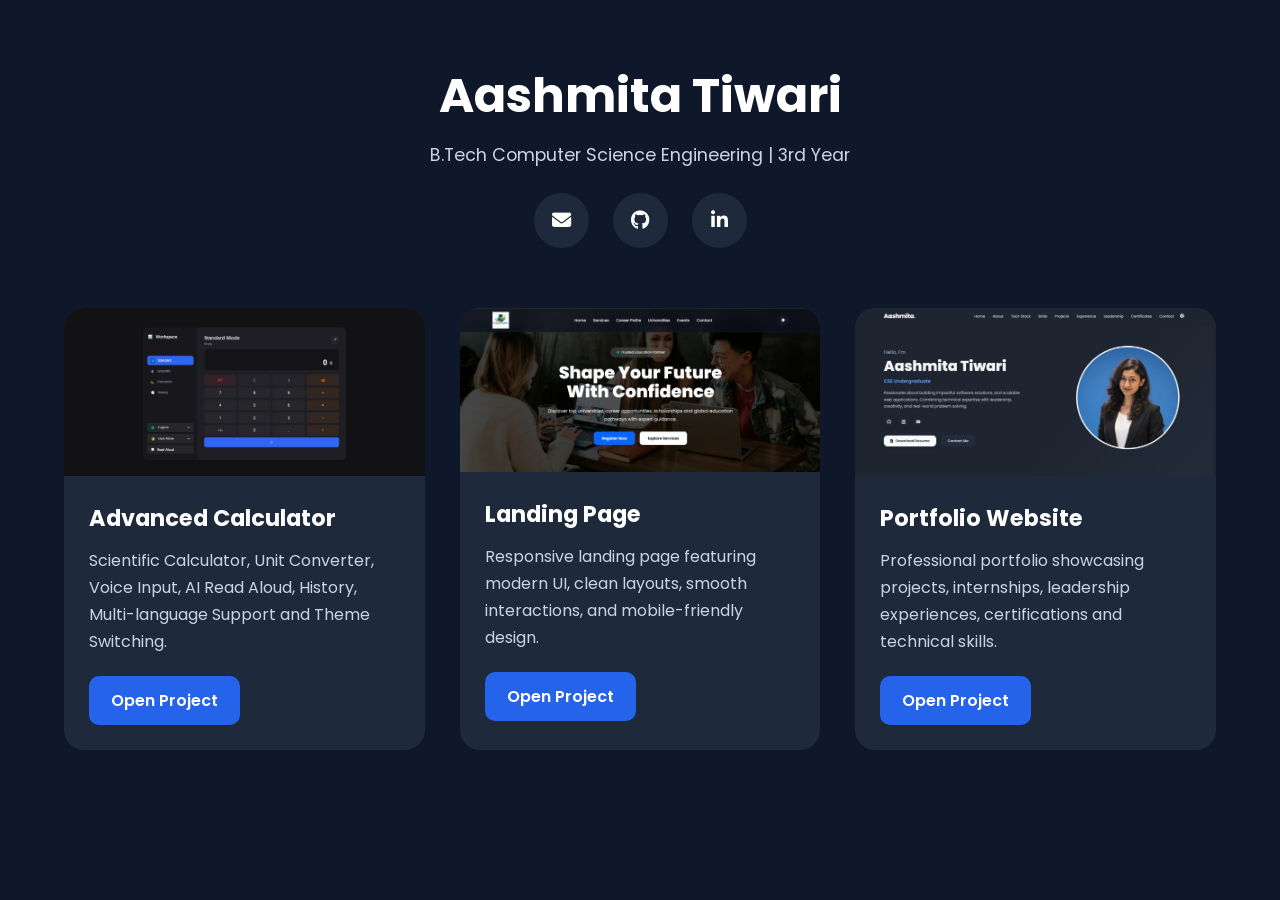
<file: index.html>
<!DOCTYPE html>
<html lang="en">

<head>
<meta charset="UTF-8">
<meta name="viewport" content="width=device-width, initial-scale=1.0">

<title>Aashmita Tiwari | CODSOFT Projects</title>

<link href="https://fonts.googleapis.com/css2?family=Poppins:wght@300;400;500;600;700&display=swap" rel="stylesheet">

<link rel="stylesheet"
href="https://cdnjs.cloudflare.com/ajax/libs/font-awesome/6.5.1/css/all.min.css">

<style>

*{
    margin:0;
    padding:0;
    box-sizing:border-box;
    font-family:'Poppins',sans-serif;
}

body{
    background:#0f172a;
    color:#ffffff;
    min-height:100vh;
}

.container{
    width:90%;
    max-width:1300px;
    margin:auto;
    padding:60px 0;
}

/* HEADER */

.top{
    text-align:center;
    margin-bottom:60px;
}

.top h1{
    font-size:3rem;
    font-weight:700;
    margin-bottom:10px;
}

.top p{
    color:#cbd5e1;
    font-size:1.1rem;
}

.social-links{
    margin-top:25px;
}

.social-links a{

    width:55px;
    height:55px;

    display:inline-flex;
    justify-content:center;
    align-items:center;

    margin:0 10px;

    border-radius:50%;

    background:#1e293b;

    color:white;

    text-decoration:none;

    font-size:1.2rem;

    transition:.3s;
}

.social-links a:hover{

    background:#2563eb;

    transform:translateY(-5px);

    box-shadow:0 10px 25px rgba(37,99,235,.35);

}

/* PROJECTS */

.projects{
    display:grid;
    grid-template-columns:repeat(auto-fit,minmax(350px,1fr));
    gap:35px;
}

.card{
    background:#1e293b;
    border-radius:20px;
    overflow:hidden;
    transition:.4s;
}

.card:hover{
    transform:translateY(-10px);
    box-shadow:0 20px 40px rgba(37,99,235,.25);
}

.card img{
    width:100%;
    height:auto;
    display:block;
}

.card-content{
    padding:25px;
}

.card-content h2{
    margin-bottom:12px;
    font-size:1.4rem;
}

.card-content p{
    color:#cbd5e1;
    line-height:1.7;
    margin-bottom:20px;
    min-height:75px;
}

.btn{
    display:inline-block;
    text-decoration:none;
    background:#2563eb;
    color:white;
    padding:12px 22px;
    border-radius:10px;
    font-weight:600;
    transition:.3s;
}

.btn:hover{
    background:#1d4ed8;
}

/* MOBILE */

@media(max-width:768px){

.top h1{
    font-size:2.3rem;
}

.projects{
    grid-template-columns:1fr;
}

.card img{
    height:220px;
}

}

</style>

</head>

<body>

<div class="container">

    <div class="top">

        <h1>Aashmita Tiwari</h1>

        <p>B.Tech Computer Science Engineering | 3rd Year</p>

        <div class="social-links">

            <a href="mailto:tiwariaashmita@gmail.com" target="_blank">
                <i class="fas fa-envelope"></i>
            </a>

            <a href="https://github.com/aashmita" target="_blank">
                <i class="fab fa-github"></i>
            </a>

            <a href="https://www.linkedin.com/in/aashmita-tiwari/" target="_blank">
                <i class="fab fa-linkedin-in"></i>
            </a>

        </div>

    </div>

    <div class="projects">

        <!-- CALCULATOR -->

        <div class="card">

            <img src="images/calculator-preview.png"
            alt="Calculator">

            <div class="card-content">

                <h2>Advanced Calculator</h2>

                <p>
                    Scientific Calculator, Unit Converter,
                    Voice Input, AI Read Aloud, History,
                    Multi-language Support and Theme Switching.
                </p>

                <a href="https://aashmita.github.io/CODSOFT/Calculator/"
                target="_blank"
                class="btn">

                    Open Project

                </a>

            </div>

        </div>

        <!-- LANDING PAGE -->

        <div class="card">

            <img src="images/landing-preview.png"
            alt="Landing Page">

            <div class="card-content">

                <h2>Landing Page</h2>

                <p>
                    Responsive landing page featuring modern UI,
                    clean layouts, smooth interactions,
                    and mobile-friendly design.
                </p>

                <a href="https://aashmita.github.io/CODSOFT/Landing_Page/"
                target="_blank"
                class="btn">

                    Open Project

                </a>

            </div>

        </div>

        <!-- PORTFOLIO -->

        <div class="card">

            <img src="images/portfolio-preview.png"
            alt="Portfolio">

            <div class="card-content">

                <h2>Portfolio Website</h2>

                <p>
                    Professional portfolio showcasing projects,
                    internships, leadership experiences,
                    certifications and technical skills.
                </p>

                <a href="https://aashmita.github.io/CODSOFT/Portfolio/"
                target="_blank"
                class="btn">

                    Open Project

                </a>

            </div>

        </div>

    </div>

</div>

</body>
</html>
</file>
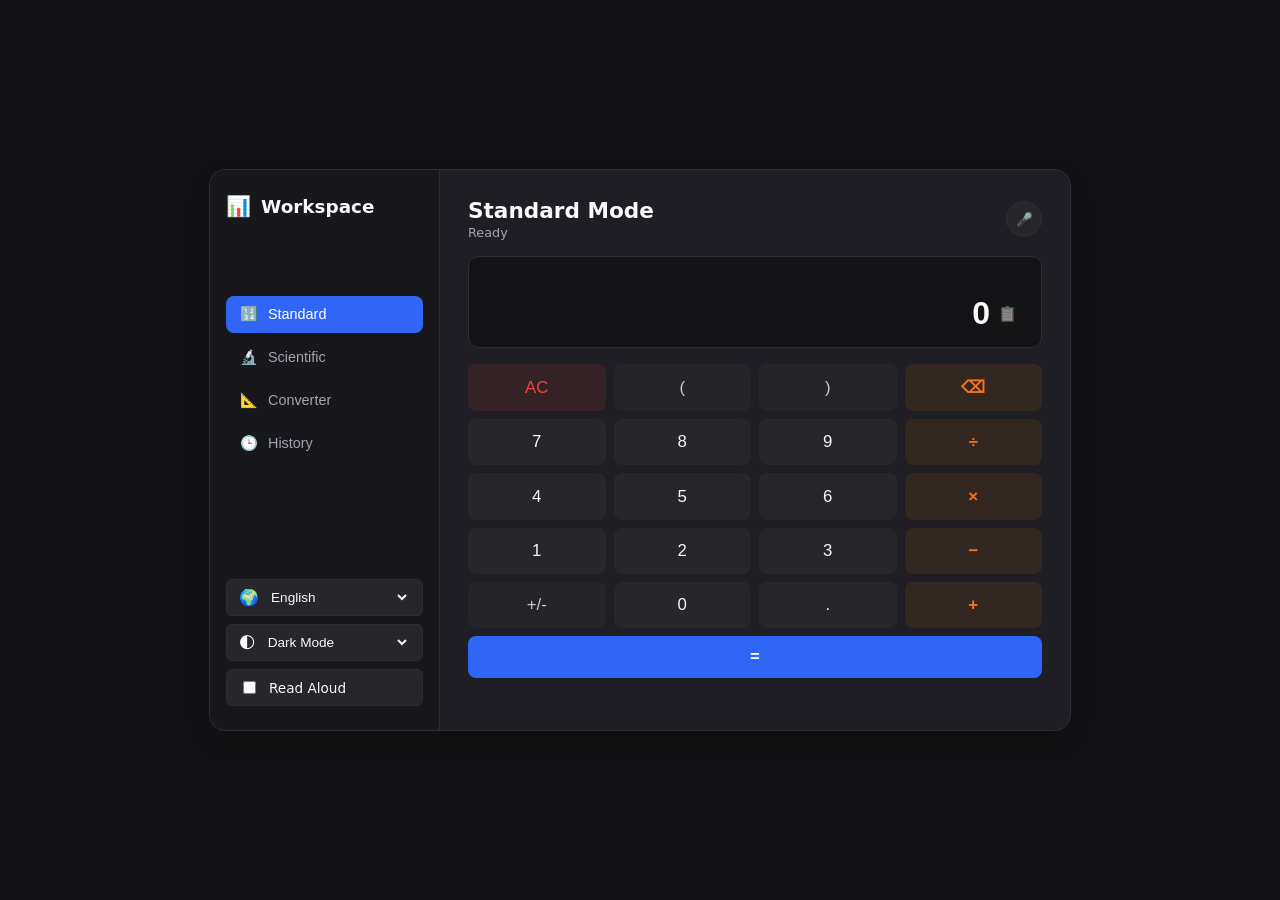
<file: Calculator/index.html>
<!DOCTYPE html>
<html lang="en">
<head>
    <meta charset="UTF-8">
    <meta name="viewport" content="width=device-width, initial-scale=1.0">
    <title>Professional Calculator Dashboard</title>
    <link rel="stylesheet" href="style.css">
</head>
<body class="dark-mode">

    <div class="app-container">
        
        <aside class="sidebar">
            <div class="sidebar-header">
                <span class="app-icon">📊</span>
                <h2>Workspace</h2>
            </div>
            
            <nav class="sidebar-nav">
                <button class="menu-btn active" id="btn-standard" onclick="changeTab('standard')">
                    <span>🔢</span> <span class="lang-txt" data-en="Standard" data-hi="साधारण">Standard</span>
                </button>
                <button class="menu-btn" id="btn-scientific" onclick="changeTab('scientific')">
                    <span>🔬</span> <span class="lang-txt" data-en="Scientific" data-hi="वैज्ञानिक">Scientific</span>
                </button>
                <button class="menu-btn" id="btn-converter" onclick="changeTab('converter')">
                    <span>📐</span> <span class="lang-txt" data-en="Converter" data-hi="परिवर्तक">Converter</span>
                </button>
                <button class="menu-btn" id="btn-history" onclick="changeTab('history')">
                    <span>🕒</span> <span class="lang-txt" data-en="History" data-hi="इतिहास">History</span>
                </button>
            </nav>

            <div class="sidebar-settings">
                <div class="setting-row">
                    <span>🌍</span>
                    <select id="langMenu" onchange="updateLanguage()">
                        <option value="en">English</option>
                        <option value="hi">हिंदी</option>
                    </select>
                </div>
                <div class="setting-row">
                    <span>🌓</span>
                    <select id="themeMenu" onchange="updateTheme()">
                        <option value="dark">Dark Mode</option>
                        <option value="light">Light Mode</option>
                    </select>
                </div>
                <div class="setting-row check-row">
                    <input type="checkbox" id="audioToggle">
                    <label for="audioToggle" data-en="Read Aloud" data-hi="बोलकर पढ़ें">Read Aloud</label>
                </div>
            </div>
        </aside>

        <main class="main-content">
            
            <header class="content-header">
                <div class="title-block">
                    <h1 id="view-title" data-en="Standard Mode" data-hi="साधारण मोड">Standard Mode</h1>
                    <p id="app-status" data-en="Ready" data-hi="तैयार">Ready</p>
                </div>
                <button id="mic-btn" class="voice-trigger" onclick="handleVoiceInput()" title="Voice Input">🎤</button>
            </header>

            <section class="display-section">
                <div id="preview-screen" class="preview-text"></div>
                <div class="input-row">
                    <input type="text" id="calc-screen" value="0" readonly>
                    <button class="copy-btn" onclick="copyToClipboard()" title="Copy Value">📋</button>
                </div>
            </section>

            <section id="math-grid" class="keypad-grid">
                <button class="btn btn-sci" onclick="addSciOp('sin')">sin</button>
                <button class="btn btn-sci" onclick="addSciOp('cos')">cos</button>
                <button class="btn btn-sci" onclick="addSciOp('tan')">tan</button>
                <button class="btn btn-sci" onclick="addSciOp('sqrt')">√</button>
                <button class="btn btn-sci" onclick="addSciOp('log')">log</button>
                <button class="btn btn-sci" onclick="addSciOp('ln')">ln</button>
                <button class="btn btn-sci" onclick="appendInput('**2', 'squared')">x²</button>
                <button class="btn btn-sci" onclick="appendInput('Math.PI', 'pi')">π</button>

                <button class="btn btn-clear" onclick="clearAll()">AC</button>
                <button class="btn btn-func" onclick="appendInput('(', 'open bracket')">(</button>
                <button class="btn btn-func" onclick="appendInput(')', 'close bracket')">)</button>
                <button class="btn btn-operator" onclick="dropLastChar()">⌫</button>

                <button class="btn btn-num" onclick="appendInput('7', '7')">7</button>
                <button class="btn btn-num" onclick="appendInput('8', '8')">8</button>
                <button class="btn btn-num" onclick="appendInput('9', '9')">9</button>
                <button class="btn btn-operator" onclick="appendInput('/', 'divided by')">÷</button>

                <button class="btn btn-num" onclick="appendInput('4', '4')">4</button>
                <button class="btn btn-num" onclick="appendInput('5', '5')">5</button>
                <button class="btn btn-num" onclick="appendInput('6', '6')">6</button>
                <button class="btn btn-operator" onclick="appendInput('*', 'multiplied by')">×</button>

                <button class="btn btn-num" onclick="appendInput('1', '1')">1</button>
                <button class="btn btn-num" onclick="appendInput('2', '2')">2</button>
                <button class="btn btn-num" onclick="appendInput('3', '3')">3</button>
                <button class="btn btn-operator" onclick="appendInput('-', 'minus')">−</button>

                <button class="btn btn-func" onclick="negateInput()">+/-</button>
                <button class="btn btn-num" onclick="appendInput('0', '0')">0</button>
                <button class="btn btn-num" onclick="appendInput('.', 'point')">.</button>
                <button class="btn btn-operator" onclick="appendInput('+', 'plus')">+</button>
                
                <button class="btn btn-equals" onclick="evaluateExpression()" style="grid-column: span 4;">=</button>
            </section>

            <section id="converter-panel" class="sub-panel hidden">
                <div class="converter-box">
                    <div class="form-group">
                        <label data-en="Measurement Category" data-hi="मापन श्रेणी">Measurement Category</label>
                        <select id="unitType" onchange="setupUnitDropdowns()">
                            <option value="area" data-en="Area (Acres / m²)" data-hi="क्षेत्रफल (एकड़ / वर्ग मीटर)">Area (Acres / m²)</option>
                            <option value="length" data-en="Length (km / miles)" data-hi="लंबाई (किमी / मील)">Length (km / miles)</option>
                            <option value="temp" data-en="Temperature (°C / °F)" data-hi="तापमान (°C / °F)">Temperature (°C / °F)</option>
                        </select>
                    </div>
                    
                    <div class="io-split-row">
                        <div class="form-group">
                            <label data-en="From" data-hi="से">From</label>
                            <input type="number" id="fromAmount" value="1" oninput="runConversion()">
                            <select id="fromUnit" onchange="runConversion()"></select>
                        </div>
                        <div class="swap-icon">⇌</div>
                        <div class="form-group">
                            <label data-en="To Output" data-hi="परिणाम">To Output</label>
                            <div class="static-result" id="toAmount">0.00</div>
                            <select id="toUnit" onchange="runConversion()"></select>
                        </div>
                    </div>
                </div>
            </section>

            <section id="history-panel" class="sub-panel hidden">
                <div class="history-wrapper">
                    <div class="history-header">
                        <h4 data-en="Calculations History" data-hi="इतिहास रिकॉर्ड">Calculations History</h4>
                        <button class="clear-history-btn" onclick="flushLogs()" data-en="Clear All" data-hi="सब साफ़ करें">Clear All</button>
                    </div>
                    <div id="history-container" class="history-scroll-list"></div>
                </div>
            </section>

        </main>
    </div>

    <script src="script.js"></script>
</body>
</html>
</file>
<file: Calculator/style.css>
/* Professional standard system color palette variables configuration settings */
.dark-mode {
    --bg-main: #121214;
    --panel-bg: #1e1e24;
    --border-color: #2d2d34;
    --sidebar-bg: #18181c;
    --text-primary: #f8f9fa;
    --text-muted: #a0a5b0;
    --accent-blue: #2f66f6;
    --key-bg: #26262b;
    --key-op-bg: #332721;
    --key-op-text: #f97316;
    --screen-bg: #141416;
}

.light-mode {
    --bg-main: #f4f5f7;
    --panel-bg: #ffffff;
    --border-color: #e2e8f0;
    --sidebar-bg: #f8fafc;
    --text-primary: #1e293b;
    --text-muted: #64748b;
    --accent-blue: #2563eb;
    --key-bg: #f1f5f9;
    --key-op-bg: #fef3c7;
    --key-op-text: #d97706;
    --screen-bg: #f8fafc;
}

body {
    background-color: var(--bg-main);
    color: var(--text-primary);
    font-family: system-ui, -apple-system, BlinkMacSystemFont, "Segoe UI", Roboto, sans-serif;
    min-height: 100vh;
    margin: 0;
    display: flex;
    justify-content: center;
    align-items: center;
    transition: background-color 0.2s ease, color 0.2s ease;
}

/* Dashboard Desktop Layout Container Box */
.app-container {
    background: var(--panel-bg);
    border: 1px solid var(--border-color);
    width: 860px;
    height: 560px;
    border-radius: 16px;
    display: grid;
    grid-template-columns: 230px 1fr;
    overflow: hidden;
    box-shadow: 0 10px 30px rgba(0, 0, 0, 0.1);
}

/* Sidebar Styling Options Panel Controls */
.sidebar {
    background: var(--sidebar-bg);
    border-right: 1px solid var(--border-color);
    padding: 24px 16px;
    display: flex;
    flex-direction: column;
    justify-content: space-between;
}

.sidebar-header {
    display: flex;
    align-items: center;
    gap: 10px;
}
.sidebar-header h2 { font-size: 1.15rem; margin: 0; font-weight: 600; }
.app-icon { font-size: 1.25rem; }

.sidebar-nav {
    display: flex;
    flex-direction: column;
    gap: 6px;
    margin-top: -40px;
}

.menu-btn {
    background: none;
    border: none;
    color: var(--text-muted);
    padding: 10px 14px;
    border-radius: 8px;
    font-size: 0.9rem;
    text-align: left;
    cursor: pointer;
    display: flex;
    align-items: center;
    gap: 10px;
    font-weight: 500;
    transition: background 0.15s, color 0.15s;
}
.menu-btn:hover { background: var(--key-bg); color: var(--text-primary); }
.menu-btn.active {
    background: var(--accent-blue);
    color: #ffffff;
}

.sidebar-settings {
    display: flex;
    flex-direction: column;
    gap: 8px;
}
.setting-row {
    display: flex;
    align-items: center;
    gap: 8px;
    background: var(--key-bg);
    padding: 8px 12px;
    border-radius: 6px;
    border: 1px solid var(--border-color);
}
.setting-row select {
    background: none;
    border: none;
    color: var(--text-primary);
    font-size: 0.85rem;
    width: 100%;
    outline: none;
    cursor: pointer;
}
.check-row {
    gap: 10px;
    font-size: 0.85rem;
    font-weight: 500;
}
.check-row input { cursor: pointer; }

/* Main Workspace Panel Element Blocks */
.main-content {
    padding: 28px;
    display: flex;
    flex-direction: column;
}

.content-header {
    display: flex;
    justify-content: space-between;
    align-items: center;
    margin-bottom: 16px;
}
.title-block h1 { font-size: 1.35rem; margin: 0; font-weight: 600; }
.title-block p { color: var(--text-muted); font-size: 0.8rem; margin: 2px 0 0 0; }

.voice-trigger {
    background: var(--key-bg);
    border: 1px solid var(--border-color);
    color: var(--text-primary);
    width: 36px;
    height: 36px;
    border-radius: 50%;
    cursor: pointer;
    display: flex;
    align-items: center;
    justify-content: center;
}
.voice-trigger:hover { filter: brightness(1.1); }

/* Screen Display Blocks Component */
.display-section {
    background: var(--screen-bg);
    border: 1px solid var(--border-color);
    padding: 14px 18px;
    border-radius: 10px;
    margin-bottom: 16px;
    text-align: right;
}
.preview-text {
    color: var(--text-muted);
    font-size: 0.95rem;
    min-height: 1.2rem;
    white-space: nowrap;
    overflow-x: auto;
}
.input-row {
    display: flex;
    align-items: center;
    justify-content: space-between;
    margin-top: 4px;
}
#calc-screen {
    background: none;
    border: none;
    color: var(--text-primary);
    font-size: 2rem;
    font-weight: 600;
    width: 100%;
    text-align: right;
    outline: none;
}
.copy-btn {
    background: none;
    border: none;
    cursor: pointer;
    font-size: 0.95rem;
    opacity: 0.5;
    transition: opacity 0.15s;
}
.copy-btn:hover { opacity: 1; }

/* Grid Dynamic Column Structures Configuration Rule Blocks */
.keypad-grid {
    display: grid;
    grid-template-columns: repeat(4, 1fr);
    gap: 8px;
    flex-grow: 1;
}

.app-container.mode-standard .btn-sci { display: none; }
.app-container.mode-scientific .keypad-grid {
    grid-template-columns: repeat(6, 1fr);
}

.btn {
    border: none;
    border-radius: 8px;
    font-size: 1.05rem;
    font-weight: 500;
    cursor: pointer;
    display: flex;
    align-items: center;
    justify-content: center;
    transition: background 0.1s;
}
.btn-num { background: var(--key-bg); color: var(--text-primary); }
.btn-num:hover { filter: brightness(1.1); }

.btn-operator { background: var(--key-op-bg); color: var(--key-op-text); font-weight: 600; }
.btn-operator:hover { filter: brightness(1.05); }

.btn-clear { background: rgba(239, 68, 68, 0.1); color: #ef4444; }
.btn-func { background: var(--key-bg); color: var(--text-primary); opacity: 0.8; }
.btn-sci { background: var(--key-bg); color: var(--text-muted); font-size: 0.9rem; }

.btn-equals {
    background: var(--accent-blue);
    color: #ffffff;
    font-weight: 600;
    height: 42px;
}

/* Hidden elements utilities rules blocks toggles state options adjustments */
.sub-panel { flex-grow: 1; }
.hidden { display: none !important; }

/* Conversion Panel Block Custom Design Rules Templates */
.converter-box {
    background: var(--sidebar-bg);
    border: 1px solid var(--border-color);
    border-radius: 12px;
    padding: 16px;
}
.form-group {
    display: flex;
    flex-direction: column;
    gap: 4px;
    margin-bottom: 12px;
}
.form-group label { font-size: 0.75rem; color: var(--text-muted); text-transform: uppercase; letter-spacing: 0.5px; }
.form-group input, .form-group select {
    background: var(--key-bg);
    border: 1px solid var(--border-color);
    padding: 10px;
    border-radius: 6px;
    color: var(--text-primary);
    font-size: 0.95rem;
    outline: none;
}
.io-split-row {
    display: grid;
    grid-template-columns: 1fr 24px 1fr;
    align-items: center;
    gap: 10px;
}
.swap-icon { text-align: center; color: var(--accent-blue); font-weight: 600; margin-top: 12px; }
.static-result {
    background: var(--screen-bg);
    border: 1px solid var(--border-color);
    padding: 10px;
    border-radius: 6px;
    font-size: 1.1rem;
    font-weight: 600;
    min-height: 20px;
}

/* Logs Container Tracking Arrays Style lists nodes items */
.history-wrapper { display: flex; flex-direction: column; height: 100%; }
.history-header { display: flex; justify-content: space-between; align-items: center; margin-bottom: 12px; }
.history-header h4 { margin: 0; font-size: 0.9rem; color: var(--text-muted); }
.clear-history-btn {
    background: none;
    border: 1px solid rgba(239, 68, 68, 0.3);
    color: #ef4444;
    padding: 4px 10px;
    border-radius: 6px;
    cursor: pointer;
    font-size: 0.75rem;
}
.history-scroll-list { max-height: 260px; overflow-y: auto; display: flex; flex-direction: column; gap: 8px; }
.history-item {
    background: var(--key-bg);
    border: 1px solid var(--border-color);
    padding: 10px 14px;
    border-radius: 6px;
    display: flex;
    justify-content: space-between;
}
.history-item .expr { color: var(--text-muted); }
.history-item .res { color: var(--accent-blue); font-weight: 600; }
</file>
